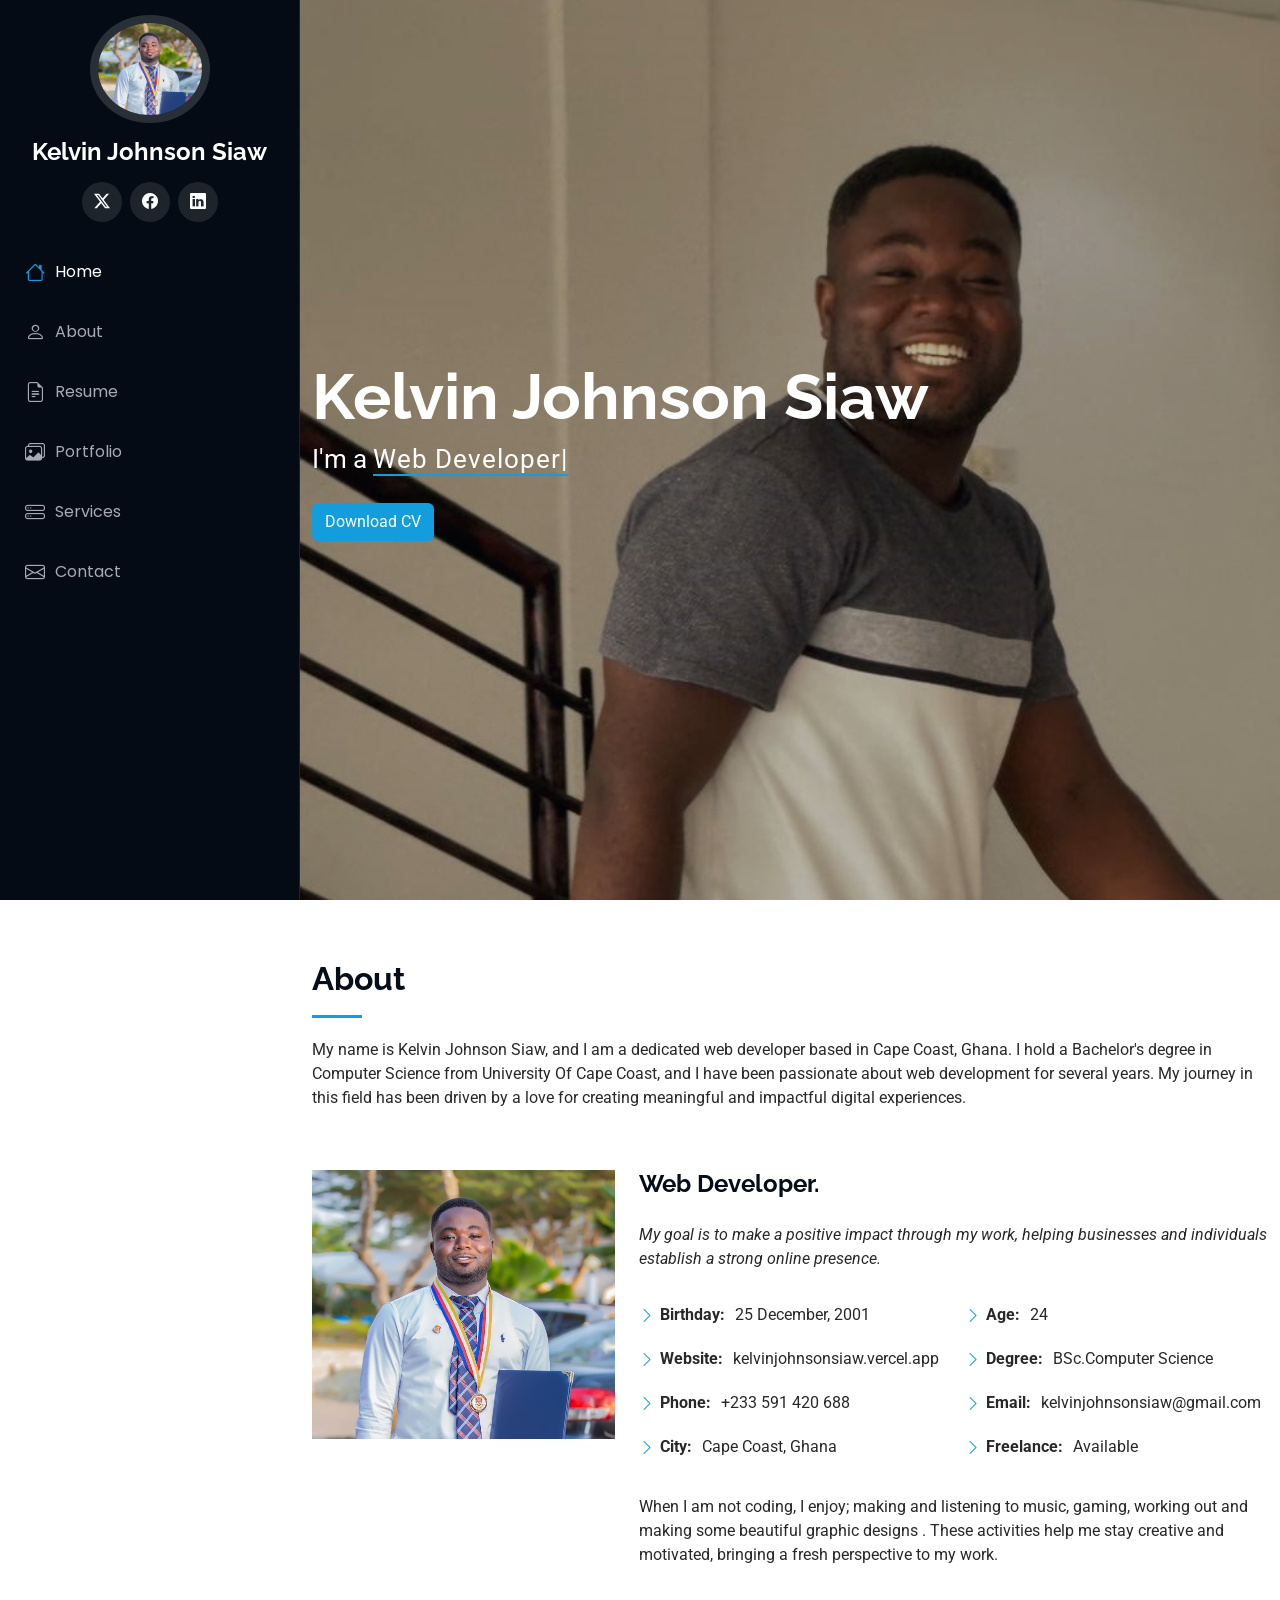
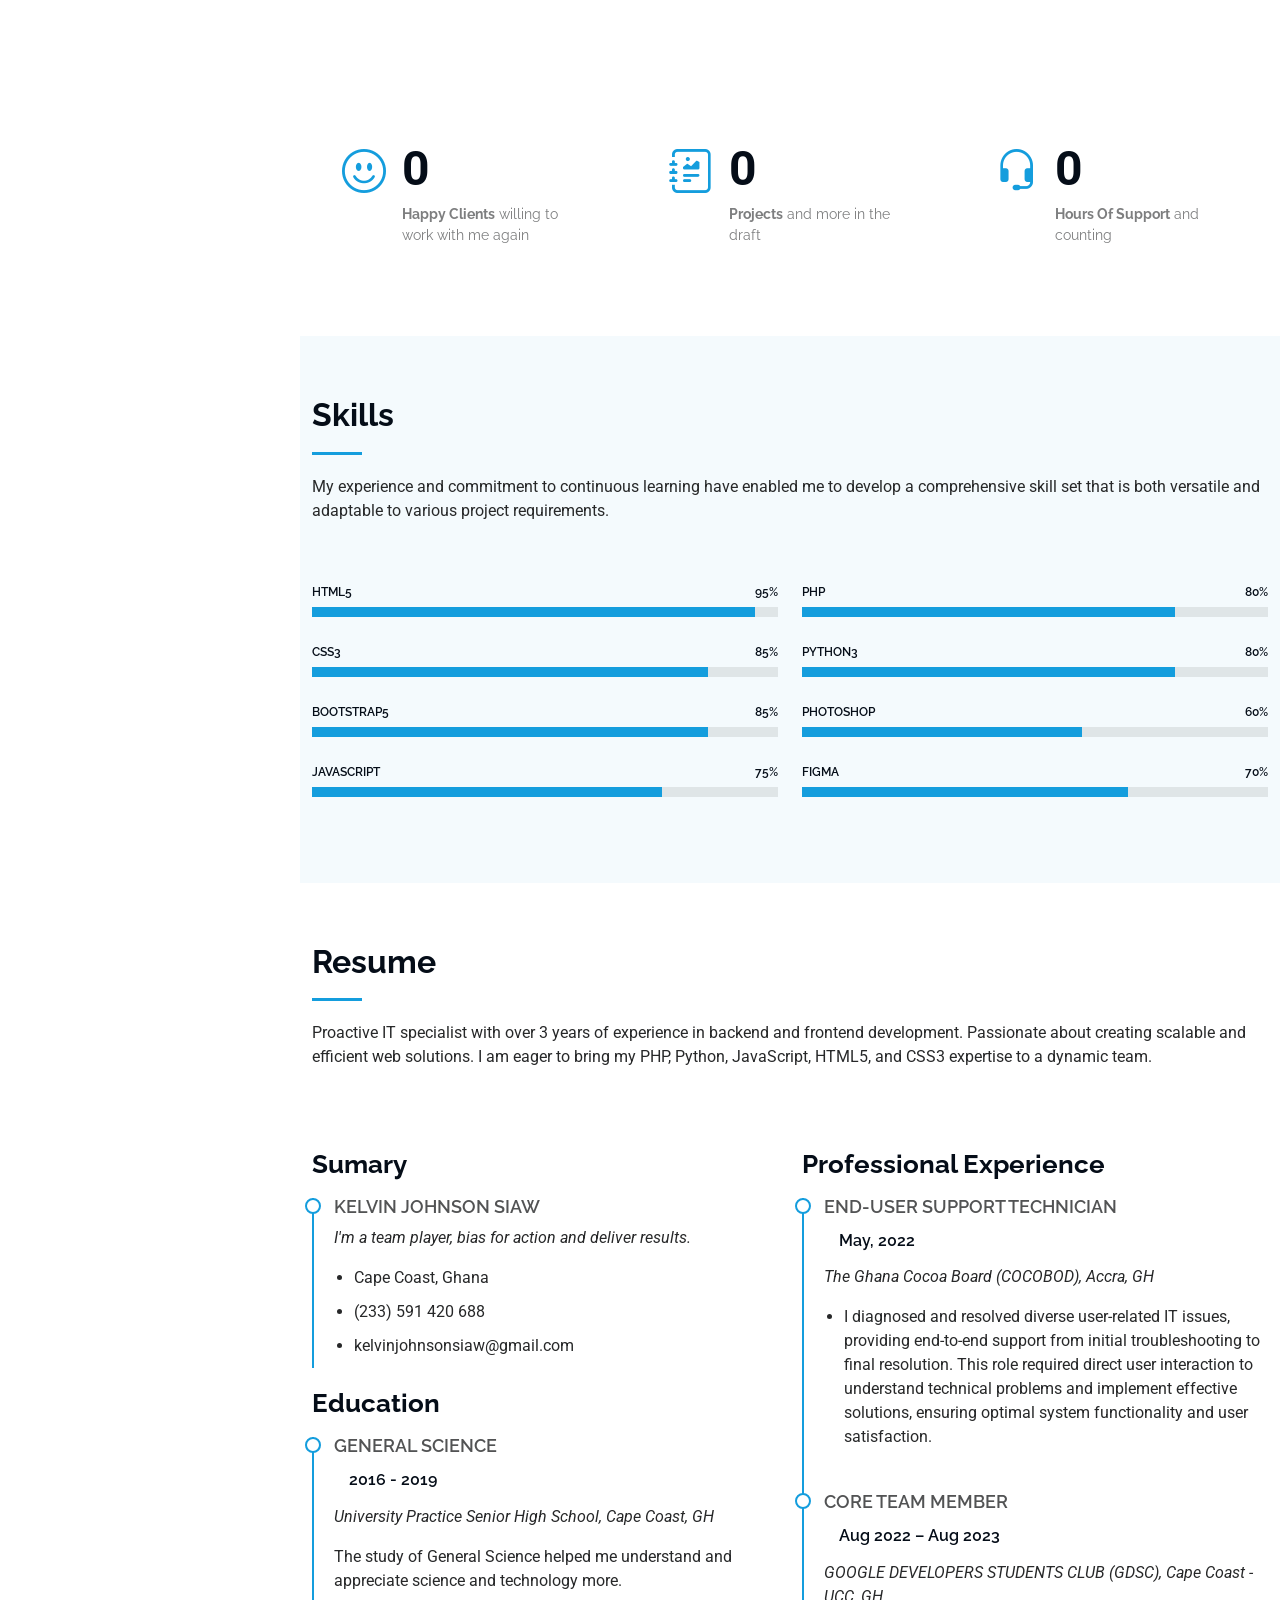
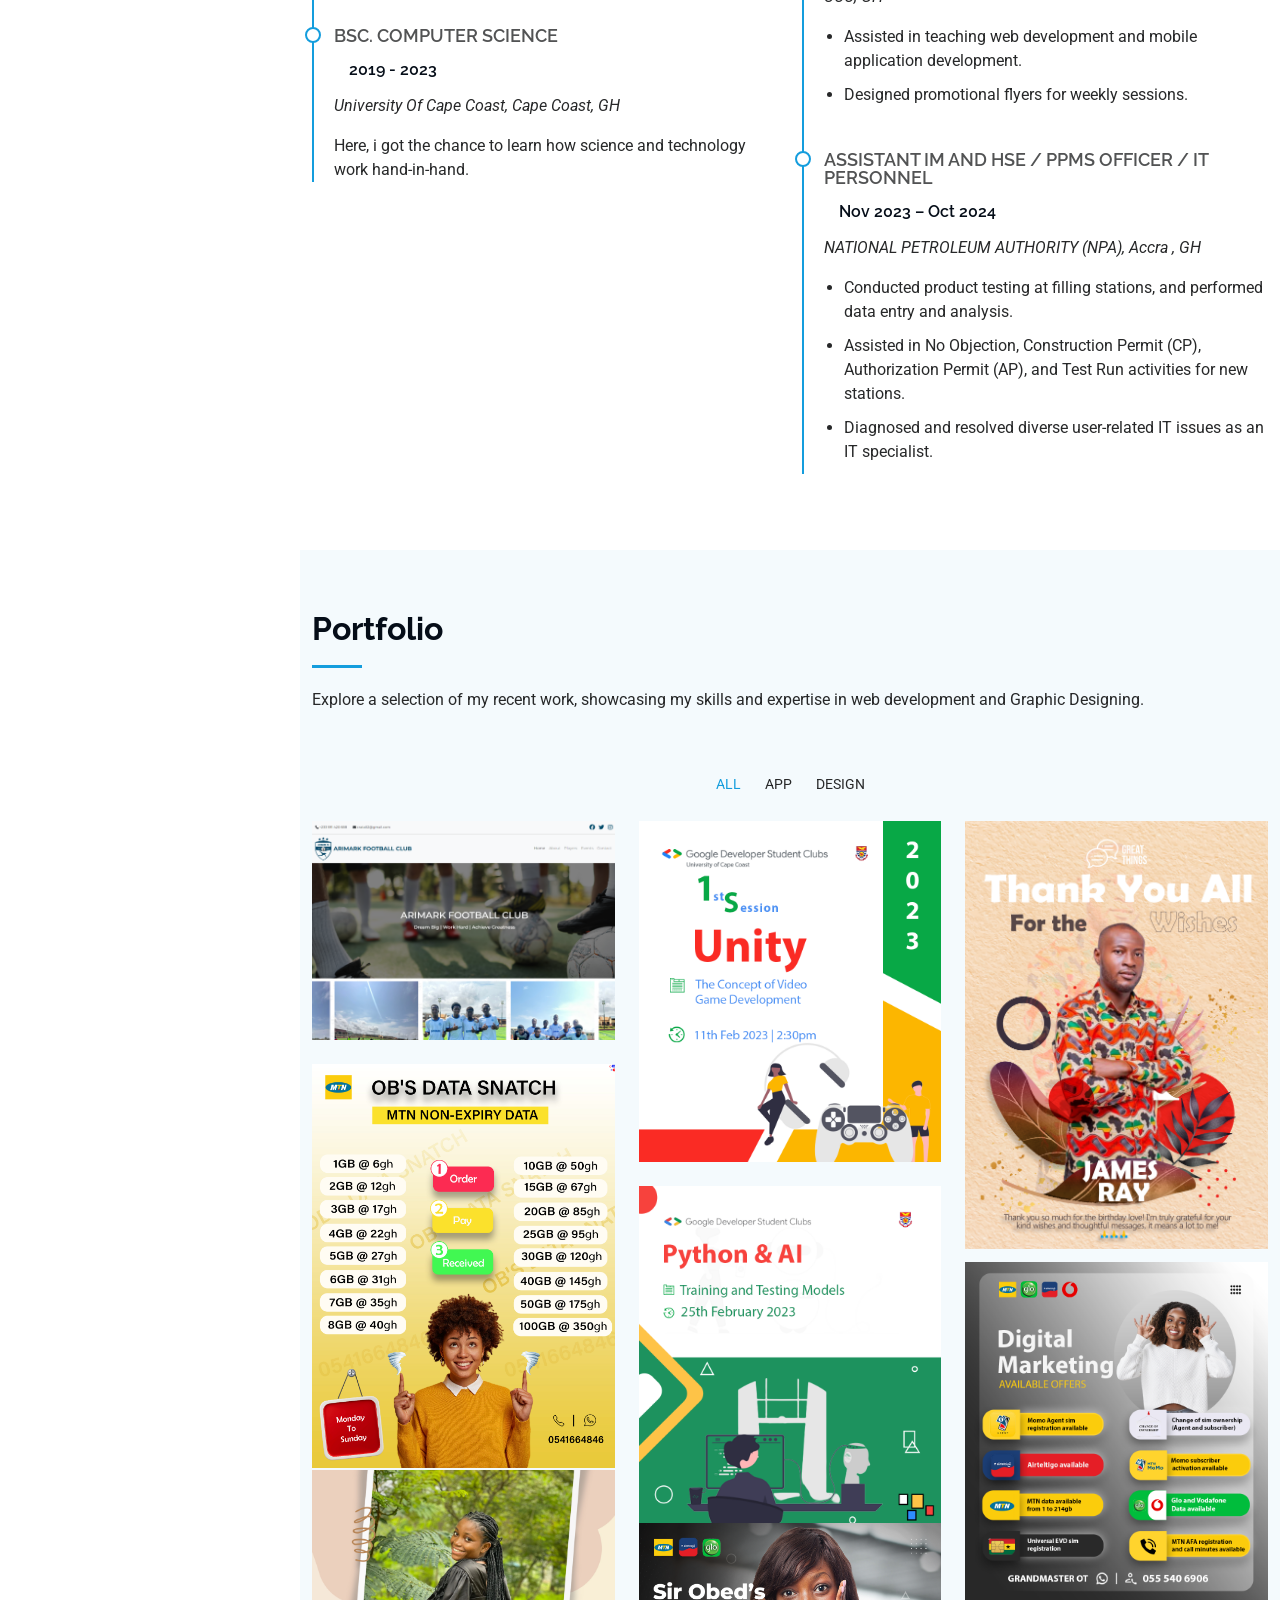
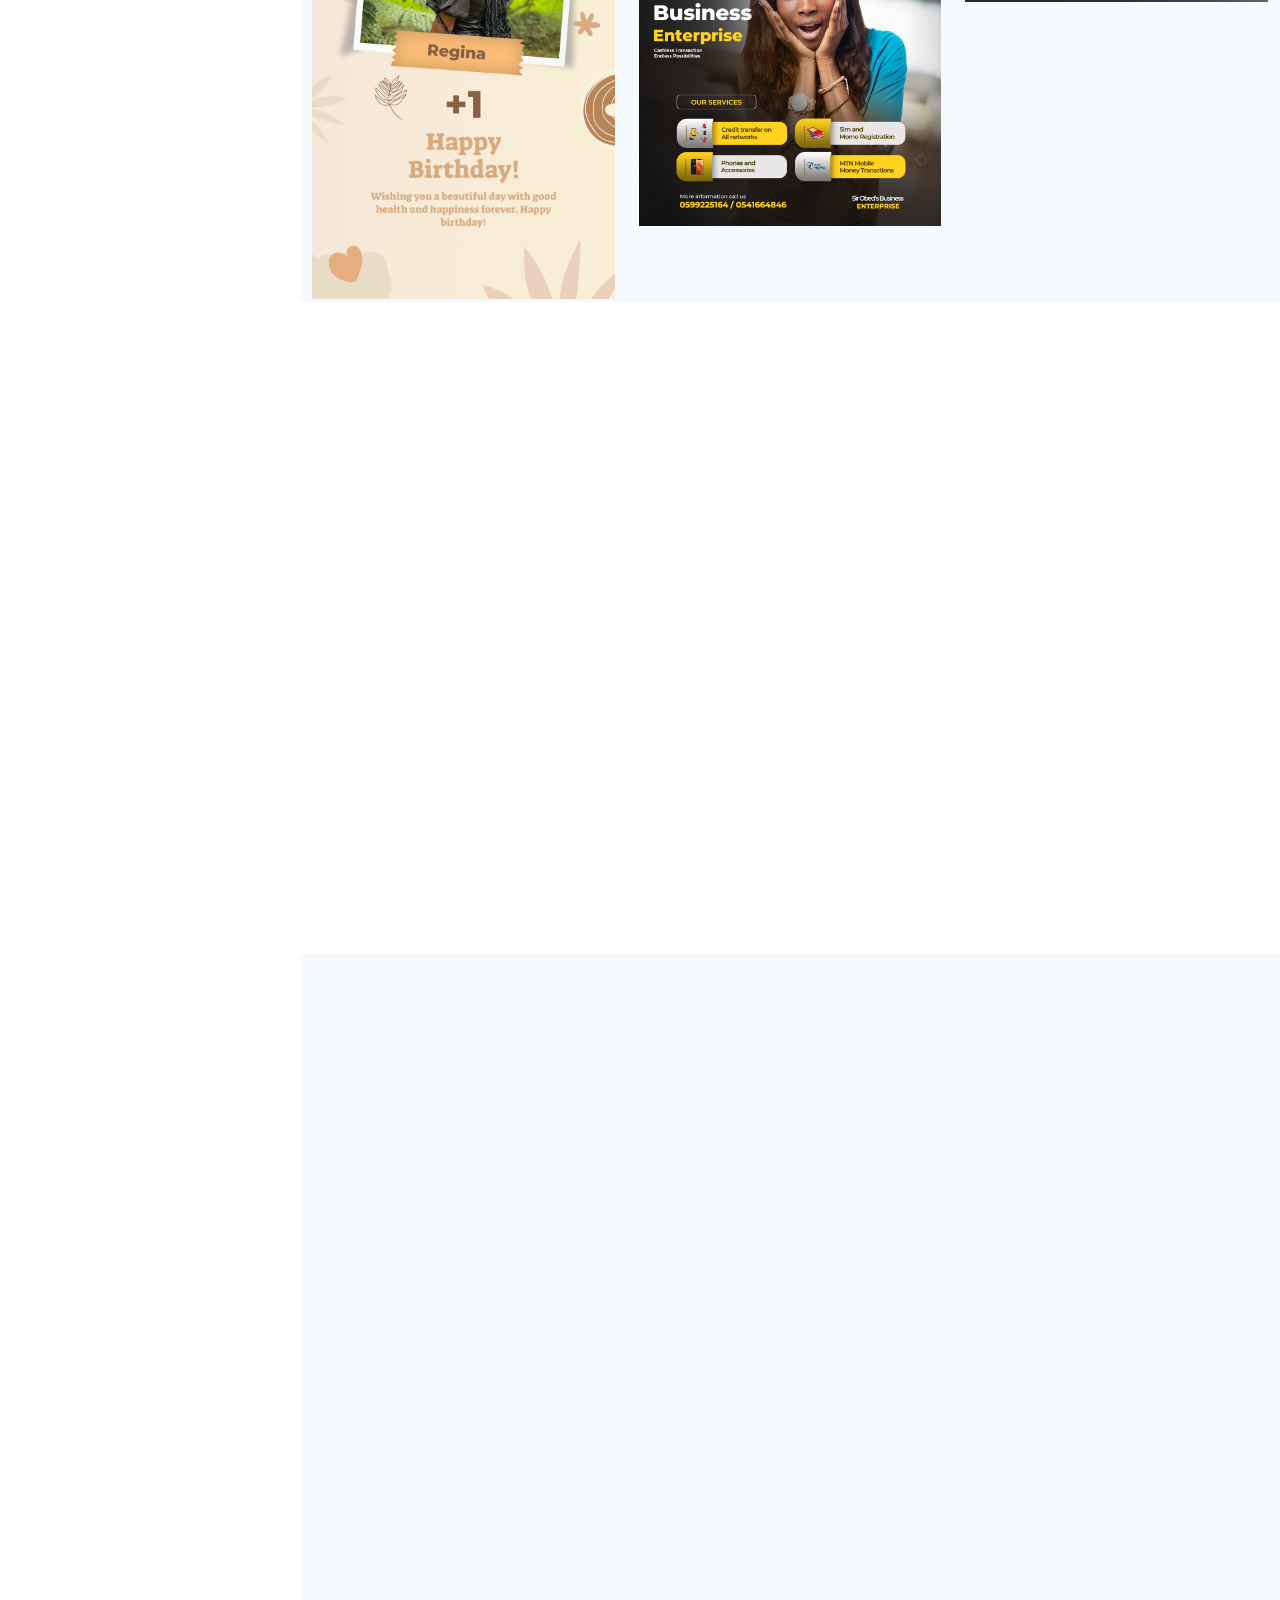
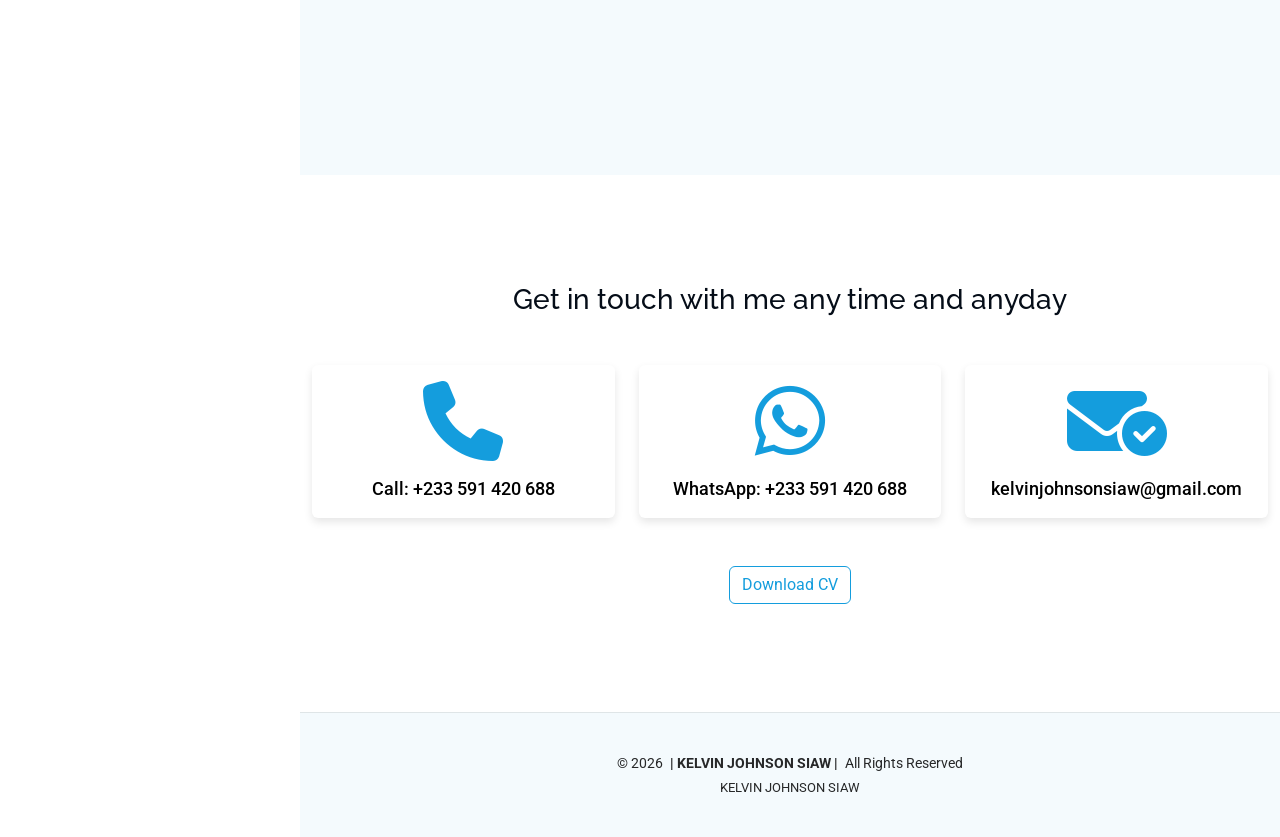
<file: index.html>
<!DOCTYPE html>
<html lang="en">

<head>
  <meta charset="utf-8">
  <meta content="width=device-width, initial-scale=1.0" name="viewport">
  <title>KELVIN JOHNSON SIAW | RESUME</title>
  <meta content="" name="description">
  <meta content="" name="keywords">

  <!-- Favicons -->
  <link href="assets/img/logo.png" rel="icon">
  <!-- <link href="assets/img/apple-touch-icon.png" rel="apple-touch-icon"> -->

  <!-- Fonts -->
  <link href="https://fonts.googleapis.com" rel="preconnect">
  <link href="https://fonts.gstatic.com" rel="preconnect" crossorigin>
  <link href="https://fonts.googleapis.com/css2?family=Roboto:ital,wght@0,100;0,300;0,400;0,500;0,700;0,900;1,100;1,300;1,400;1,500;1,700;1,900&family=Poppins:ital,wght@0,100;0,200;0,300;0,400;0,500;0,600;0,700;0,800;0,900;1,100;1,200;1,300;1,400;1,500;1,600;1,700;1,800;1,900&family=Raleway:ital,wght@0,100;0,200;0,300;0,400;0,500;0,600;0,700;0,800;0,900;1,100;1,200;1,300;1,400;1,500;1,600;1,700;1,800;1,900&display=swap" rel="stylesheet">
  <link rel="stylesheet" href="https://cdnjs.cloudflare.com/ajax/libs/font-awesome/6.5.2/css/all.min.css">

  <!-- Vendor CSS Files -->
  <link href="assets/vendor/bootstrap/css/bootstrap.min.css" rel="stylesheet">
  <link href="assets/vendor/bootstrap-icons/bootstrap-icons.css" rel="stylesheet">
  <link href="assets/vendor/aos/aos.css" rel="stylesheet">
  <link href="assets/vendor/glightbox/css/glightbox.min.css" rel="stylesheet">
  <link href="assets/vendor/swiper/swiper-bundle.min.css" rel="stylesheet">

  <!-- Main CSS File -->
  <link href="assets/css/main.css" rel="stylesheet">

</head>

<body class="index-page">

  <header id="header" class="header dark-background d-flex flex-column">
    <i class="header-toggle d-xl-none bi bi-list"></i>

    <div class="profile-img">
      <img src="assets/img/me.jpg" alt="" class="img-fluid rounded-circle">
    </div>

    <a href="index.html" class="logo d-flex align-items-center justify-content-center">
      <!-- Uncomment the line below if you also wish to use an image logo -->
      <!-- <img src="assets/img/logo.png" alt=""> -->
      <h1 class="sitename">Kelvin Johnson Siaw</h1>
    </a>

    <div class="social-links text-center">
      <a href="https://x.com/crata02" class="twitter"><i class="bi bi-twitter-x"></i></a>
      <a href="https://web.facebook.com/kelvin.siaw.98" class="facebook"><i class="bi bi-facebook"></i></a>
      <!-- <a href="#" class="instagram"><i class="bi bi-instagram"></i></a> -->
      <a href="https://www.linkedin.com/in/kelvin-j-siaw-a6835620b/" class="linkedin"><i class="bi bi-linkedin"></i></a>
    </div>

    <nav id="navmenu" class="navmenu">
      <ul>
        <li><a href="#hero" class="active"><i class="bi bi-house navicon"></i>Home</a></li>
        <li><a href="#about"><i class="bi bi-person navicon"></i> About</a></li>
        <li><a href="#resume"><i class="bi bi-file-earmark-text navicon"></i> Resume</a></li>
        <li><a href="#portfolio"><i class="bi bi-images navicon"></i> Portfolio</a></li>
        <li><a href="#services"><i class="bi bi-hdd-stack navicon"></i> Services</a></li>
        <!-- <li class="dropdown"><a href="#"><i class="bi bi-menu-button navicon"></i> <span>Dropdown</span> <i class="bi bi-chevron-down toggle-dropdown"></i></a>
          <ul>
            <li><a href="#">Dropdown 1</a></li>
            <li class="dropdown"><a href="#"><span>Deep Dropdown</span> <i class="bi bi-chevron-down toggle-dropdown"></i></a>
              <ul>
                <li><a href="#">Deep Dropdown 1</a></li>
                <li><a href="#">Deep Dropdown 2</a></li>
                <li><a href="#">Deep Dropdown 3</a></li>
                <li><a href="#">Deep Dropdown 4</a></li>
                <li><a href="#">Deep Dropdown 5</a></li>
              </ul>
            </li>
            <li><a href="#">Dropdown 2</a></li>
            <li><a href="#">Dropdown 3</a></li>
            <li><a href="#">Dropdown 4</a></li>
          </ul>
        </li> -->
        <li><a href="#contact"><i class="bi bi-envelope navicon"></i> Contact</a></li>
      </ul>
    </nav>

  </header>

  <main class="main">

    <!-- Hero Section -->
    <section id="hero" class="hero section dark-background">

      <img src="assets/img/smile.jpg" alt="" data-aos="fade-in" class="">

      <div class="container" data-aos="fade-up" data-aos-delay="100">
        <h2>Kelvin Johnson Siaw</h2>
        <p>I'm a <span class="typed" data-typed-items="Web Developer, Freelancer, Graphic Designer">Designer</span><span class="typed-cursor typed-cursor--blink" aria-hidden="true"></span><span class="typed-cursor typed-cursor--blink" aria-hidden="true"></span></p>
        <div class="mt-4">
          <a href="assets/Kelvin_Johnson_Siaw_CV.pdf" class="btn download_CV" download="Kelvin_Johnson_Siaw_CV.pdf">Download CV</a>
      </div>
      </div>

    </section><!-- /Hero Section -->

    <!-- About Section -->
    <section id="about" class="about section">

      <!-- Section Title -->
      <div class="container section-title" data-aos="fade-up">
        <h2>About</h2>
        <p>My name is Kelvin Johnson Siaw, and I am a dedicated web developer based in Cape Coast, Ghana. I hold a Bachelor's degree in Computer Science from University Of Cape Coast, and I have been passionate about web development for several years. My journey in this field has been driven by a love for creating meaningful and impactful digital experiences.</p>
      </div><!-- End Section Title -->

      <div class="container" data-aos="fade-up" data-aos-delay="100">

        <div class="row gy-4 justify-content-center">
          <div class="col-lg-4">
            <img src="assets/img/me.jpg" class="img-fluid" alt="">
          </div>
          <div class="col-lg-8 content">
            <!-- <h2>Web Developer.&amp; UI/UX Designer</h2> -->
            <h2>Web Developer.</h2>
            <p class="fst-italic py-3">
              My goal is to make a positive impact through my work, helping businesses and individuals establish a strong online presence.
            </p>
            <div class="row">
              <div class="col-lg-6">
                <ul>
                  <li><i class="bi bi-chevron-right"></i> <strong>Birthday:</strong> <span>25 December, 2001</span></li>
                  <li><i class="bi bi-chevron-right"></i> <strong>Website:</strong> <span>kelvinjohnsonsiaw.vercel.app</span></li>
                  <li><i class="bi bi-chevron-right"></i> <strong>Phone:</strong> <span>+233 591 420 688</span></li>
                  <li><i class="bi bi-chevron-right"></i> <strong>City:</strong> <span>Cape Coast, Ghana</span></li>
                </ul>
              </div>
              <div class="col-lg-6">
                <ul>
                  <li><i class="bi bi-chevron-right"></i> <strong>Age:</strong> <span>24</span></li>
                  <li><i class="bi bi-chevron-right"></i> <strong>Degree:</strong> <span>BSc.Computer Science</span></li>
                  <li><i class="bi bi-chevron-right"></i> <strong>Email:</strong> <span>kelvinjohnsonsiaw@gmail.com</span></li>
                  <li><i class="bi bi-chevron-right"></i> <strong>Freelance:</strong> <span>Available</span></li>
                </ul>
              </div>
            </div>
            <p class="py-3">
              When I am not coding, I enjoy; making and listening to music, gaming, working out and making some beautiful graphic designs . These activities help me stay creative and motivated, bringing a fresh perspective to my work.
            </p>
          </div>
        </div>

      </div>

    </section><!-- /About Section -->

    <!-- Stats Section -->
    <section id="stats" class="stats section">

      <div class="container" data-aos="fade-up" data-aos-delay="100">

        <div class="row gy-4">

          <div class="col-lg-4 col-md-6">
            <div class="stats-item">
              <i class="bi bi-emoji-smile"></i>
              <span data-purecounter-start="0" data-purecounter-end="3" data-purecounter-duration="1" class="purecounter"></span>
              <p><strong>Happy Clients</strong> <span>willing to work with me again</span></p>
            </div>
          </div><!-- End Stats Item -->

          <div class="col-lg-4 col-md-6">
            <div class="stats-item">
              <i class="bi bi-journal-richtext"></i>
              <span data-purecounter-start="0" data-purecounter-end="2" data-purecounter-duration="1" class="purecounter"></span>
              <p><strong>Projects</strong> <span>and more in the draft</span></p>
            </div>
          </div><!-- End Stats Item -->

          <div class="col-lg-4 col-md-6">
            <div class="stats-item">
              <i class="bi bi-headset"></i>
              <span data-purecounter-start="0" data-purecounter-end="200" data-purecounter-duration="1" class="purecounter"></span>
              <p><strong>Hours Of Support</strong> <span>and counting</span></p>
            </div>
          </div><!-- End Stats Item -->

         
        </div>

      </div>

    </section><!-- /Stats Section -->

    <!-- Skills Section -->
    <section id="skills" class="skills section light-background">

      <!-- Section Title -->
      <div class="container section-title" data-aos="fade-up">
        <h2>Skills</h2>
        <p>My experience and commitment to continuous learning have enabled me to develop a comprehensive skill set that is both versatile and adaptable to various project requirements.</p>
      </div><!-- End Section Title -->

      <div class="container" data-aos="fade-up" data-aos-delay="100">

        <div class="row skills-content skills-animation">

          <div class="col-lg-6">

            <div class="progress">
              <span class="skill"><span>HTML5</span> <i class="val">95%</i></span>
              <div class="progress-bar-wrap">
                <div class="progress-bar" role="progressbar" aria-valuenow="95" aria-valuemin="0" aria-valuemax="100"></div>
              </div>
            </div><!-- End Skills Item -->

            <div class="progress">
              <span class="skill"><span>CSS3</span> <i class="val">85%</i></span>
              <div class="progress-bar-wrap">
                <div class="progress-bar" role="progressbar" aria-valuenow="85" aria-valuemin="0" aria-valuemax="100"></div>
              </div>
            </div><!-- End Skills Item -->

            <div class="progress">
              <span class="skill"><span>BOOTSTRAP5</span> <i class="val">85%</i></span>
              <div class="progress-bar-wrap">
                <div class="progress-bar" role="progressbar" aria-valuenow="85" aria-valuemin="0" aria-valuemax="100"></div>
              </div>
            </div><!-- End Skills Item -->

            <div class="progress">
              <span class="skill"><span>JavaScript</span> <i class="val">75%</i></span>
              <div class="progress-bar-wrap">
                <div class="progress-bar" role="progressbar" aria-valuenow="75" aria-valuemin="0" aria-valuemax="100"></div>
              </div>
            </div><!-- End Skills Item -->

          </div>

          <div class="col-lg-6">

            <div class="progress">
              <span class="skill"><span>PHP</span> <i class="val">80%</i></span>
              <div class="progress-bar-wrap">
                <div class="progress-bar" role="progressbar" aria-valuenow="80" aria-valuemin="0" aria-valuemax="100"></div>
              </div>
            </div><!-- End Skills Item -->

            <div class="progress">
              <span class="skill"><span>Python3</span> <i class="val">80%</i></span>
              <div class="progress-bar-wrap">
                <div class="progress-bar" role="progressbar" aria-valuenow="80" aria-valuemin="0" aria-valuemax="100"></div>
              </div>
            </div><!-- End Skills Item -->

            <div class="progress">
              <span class="skill"><span>Photoshop</span> <i class="val">60%</i></span>
              <div class="progress-bar-wrap">
                <div class="progress-bar" role="progressbar" aria-valuenow="60" aria-valuemin="0" aria-valuemax="100"></div>
              </div>
            </div><!-- End Skills Item -->
            <div class="progress">
              <span class="skill"><span>Figma</span> <i class="val">70%</i></span>
              <div class="progress-bar-wrap">
                <div class="progress-bar" role="progressbar" aria-valuenow="70" aria-valuemin="0" aria-valuemax="100"></div>
              </div>
            </div><!-- End Skills Item -->

          </div>

        </div>

      </div>

    </section><!-- /Skills Section -->

    <!-- Resume Section -->
    <section id="resume" class="resume section">

      <!-- Section Title -->
      <div class="container section-title" data-aos="fade-up">
        <h2>Resume</h2>
        <p>Proactive IT specialist with over 3 years of experience in backend and frontend
          development. Passionate about creating scalable and efficient web solutions. 
          I am eager to bring my PHP, Python, JavaScript, HTML5, and CSS3 expertise to a 
          dynamic team.
          </p>
      </div><!-- End Section Title -->

      <div class="container">

        <div class="row">

          <div class="col-lg-6" data-aos="fade-up" data-aos-delay="100">
            <h3 class="resume-title">Sumary</h3>

            <div class="resume-item pb-0">
              <h4>KELVIN JOHNSON SIAW</h4>
              <p><em>I'm a team player, bias for action and deliver results.</em></p>
              <ul>
                <li>Cape Coast, Ghana</li>
                <li>(233) 591 420 688 </li>
                <li>kelvinjohnsonsiaw@gmail.com</li>
              </ul>
            </div><!-- Edn Resume Item -->

            <h3 class="resume-title">Education</h3>
            <div class="resume-item">
              <h4>General Science </h4>
              <h5>2016 - 2019</h5>
              <p><em>University Practice Senior High School, Cape Coast, GH</em></p>
              <p>The study of General Science helped me understand and appreciate science and technology more.</p>
            </div><!-- Edn Resume Item -->

            <div class="resume-item">
              <h4>BSc. Computer Science</h4>
              <h5>2019 - 2023</h5>
              <p><em>University Of Cape Coast, Cape Coast, GH</em></p>
              <p>Here, i got the chance to learn how science and technology work hand-in-hand.</p>
            </div><!-- Edn Resume Item -->

          </div>

          <div class="col-lg-6" data-aos="fade-up" data-aos-delay="200">
            <h3 class="resume-title">Professional Experience</h3>
            <div class="resume-item">
              <h4>End-User Support Technician</h4>
              <h5>May, 2022</h5>
              <p><em>The Ghana Cocoa Board (COCOBOD), Accra, GH </em></p>
              <ul>
                <li>I diagnosed and resolved diverse user-related IT issues, providing end-to-end 
                  support from initial troubleshooting to final resolution. This role required direct 
                  user interaction to understand technical problems and implement effective 
                  solutions, ensuring optimal system functionality and user satisfaction.</li>
              </ul>
            </div><!-- Edn Resume Item -->

            <div class="resume-item">
              <h4>Core Team Member</h4>
              <h5>Aug 2022 – Aug 2023</h5>
              <p><em>GOOGLE DEVELOPERS STUDENTS CLUB (GDSC), Cape Coast - UCC, GH</em></p>
              <ul>
                <li>Assisted in teaching web development and mobile application development.</li>
                <li>Designed promotional flyers for weekly sessions.</li> 
              </ul>
            </div><!-- Edn Resume Item -->

            <div class="resume-item">
              <h4>Assistant IM and HSE / PPMS Officer / IT personnel</h4>
              <h5>Nov 2023 – Oct 2024</h5>
              <p><em>NATIONAL PETROLEUM AUTHORITY (NPA), Accra , GH</em></p>
              <ul>
                <li>Conducted product testing at filling stations, and performed data entry and 
                  analysis.
                  </li>
                <li>Assisted in No Objection, Construction Permit (CP), Authorization Permit (AP), 
                  and Test Run activities for new stations.</li> 
                <li>Diagnosed and resolved diverse user-related IT issues as an IT specialist.</li> 
              </ul>
            </div><!-- Edn Resume Item -->

          </div>

        </div>

      </div>

    </section><!-- /Resume Section -->

    <!-- Portfolio Section -->
    <section id="portfolio" class="portfolio section light-background">

      <!-- Section Title -->
      <div class="container section-title" data-aos="fade-up">
        <h2>Portfolio</h2>
        <p>Explore a selection of my recent work, showcasing my skills and expertise in web development and Graphic Designing.</p>
      </div><!-- End Section Title -->

      <div class="container">

        <div class="isotope-layout" data-default-filter="*" data-layout="masonry" data-sort="original-order">

          <ul class="portfolio-filters isotope-filters" data-aos="fade-up" data-aos-delay="100">
            <li data-filter="*" class="filter-active">All</li>
            <li data-filter=".filter-app">App</li>
            <li data-filter=".filter-design">Design</li>
            <!-- <li data-filter=".filter-product">Product</li>
            <li data-filter=".filter-branding">Branding</li>
            <li data-filter=".filter-books">Books</li> -->
          </ul><!-- End Portfolio Filters -->

          <div class="row gy-4 isotope-container" data-aos="fade-up" data-aos-delay="200">

            <div class="col-lg-4 col-md-6 portfolio-item isotope-item filter-app">
              <div class="portfolio-content h-100">
                <img src="assets/img/portfolio/arimark.PNG" class="img-fluid" alt="">
                <div class="portfolio-info">
                  <h4>Arimark Football Club</h4>
                  <p>A football Academy website</p>
                  <a href="assets/img/portfolio/home.PNG" title="home" data-gallery="portfolio-gallery-app" class="glightbox preview-link"><i class="bi bi-zoom-in"></i></a>
                  <a href="portfolio-details.html" title="More Details" class="details-link"><i class="bi bi-link-45deg"></i></a>
                </div>
              </div>
            </div><!-- End Portfolio Item -->
          <div class="row gy-4 isotope-container" data-aos="fade-up" data-aos-delay="200">

            <div class="col-lg-4 col-md-6 portfolio-item isotope-item filter-design">
              <div class="portfolio-content h-100">
                <img src="assets/img/portfolio/1stsession.png" class="img-fluid" alt="">
                <div class="portfolio-info">
                  <h4>GDSC 1st sessions</h4>
                  <p>A flyer for the 1st session of the semester</p>
                  <!-- <a href="assets/img/portfolio/app-1.jpg" title="Design 1" data-gallery="portfolio-gallery-app" class="glightbox preview-link"><i class="bi bi-zoom-in"></i></a>
                  <a href="portfolio-details.html" title="More Details" class="details-link"><i class="bi bi-link-45deg"></i></a> -->
                </div>
              </div>
            </div><!-- End Portfolio Item -->
          <div class="row gy-4 isotope-container" data-aos="fade-up" data-aos-delay="200">

            <div class="col-lg-4 col-md-6 portfolio-item isotope-item filter-design">
              <div class="portfolio-content h-100">
                <img src="assets/img/portfolio/ThankYou-JamesRay.jpg" class="img-fluid" alt="">
                <div class="portfolio-info">
                  <h4>A thank you Flyer</h4>
                  <p>Well designed thank-you fyler for a client</p>
                  <!-- <a href="assets/img/portfolio/app-1.jpg" title="Design 1" data-gallery="portfolio-gallery-app" class="glightbox preview-link"><i class="bi bi-zoom-in"></i></a>
                  <a href="portfolio-details.html" title="More Details" class="details-link"><i class="bi bi-link-45deg"></i></a> -->
                </div>
              </div>
            </div><!-- End Portfolio Item -->
          <div class="row gy-4 isotope-container" data-aos="fade-up" data-aos-delay="200">

            <div class="col-lg-4 col-md-6 portfolio-item isotope-item filter-design">
              <div class="portfolio-content h-100">
                <img src="assets/img/portfolio/ob snatch.jpg" class="img-fluid" alt="">
                <div class="portfolio-info">
                  <h4>OB Snatch</h4>
                  <p>A flyer to advertise his vendor business</p>
                  <!-- <a href="assets/img/portfolio/app-1.jpg" title="Design 1" data-gallery="portfolio-gallery-app" class="glightbox preview-link"><i class="bi bi-zoom-in"></i></a>
                  <a href="portfolio-details.html" title="More Details" class="details-link"><i class="bi bi-link-45deg"></i></a> -->
                </div>
              </div>
            </div><!-- End Portfolio Item -->
          <div class="row gy-4 isotope-container" data-aos="fade-up" data-aos-delay="200">

            <div class="col-lg-4 col-md-6 portfolio-item isotope-item filter-design">
              <div class="portfolio-content h-100">
                <img src="assets/img/portfolio/python&Ai.png" class="img-fluid" alt="">
                <div class="portfolio-info">
                  <h4>GDSC sessions</h4>
                  <p>Python and AI session</p>
                  <!-- <a href="assets/img/portfolio/app-1.jpg" title="Design 1" data-gallery="portfolio-gallery-app" class="glightbox preview-link"><i class="bi bi-zoom-in"></i></a>
                  <a href="portfolio-details.html" title="More Details" class="details-link"><i class="bi bi-link-45deg"></i></a> -->
                </div>
              </div>
            </div><!-- End Portfolio Item -->
          <div class="row gy-4 isotope-container" data-aos="fade-up" data-aos-delay="200">

            <div class="col-lg-4 col-md-6 portfolio-item isotope-item filter-design">
              <div class="portfolio-content h-100">
                <img src="assets/img/portfolio/GRANDMASTEROT-FINAL.png" class="img-fluid" alt="">
                <div class="portfolio-info">
                  <h4>Grand Master OT</h4>
                  <p>Well designed flyer to advertise his business</p>
                  <!-- <a href="assets/img/portfolio/app-1.jpg" title="Design 1" data-gallery="portfolio-gallery-app" class="glightbox preview-link"><i class="bi bi-zoom-in"></i></a>
                  <a href="portfolio-details.html" title="More Details" class="details-link"><i class="bi bi-link-45deg"></i></a> -->
                </div>
              </div>
            </div><!-- End Portfolio Item -->
          <div class="row gy-4 isotope-container" data-aos="fade-up" data-aos-delay="200">

            <div class="col-lg-4 col-md-6 portfolio-item isotope-item filter-design">
              <div class="portfolio-content h-100">
                <img src="assets/img/portfolio/ReginaHBD.jpg" class="img-fluid" alt="">
                <div class="portfolio-info">
                  <h4>Regina Nartey Birthday Flyer</h4>
                  <p>Well designed flyer to celebrate Regina's Birthday</p>
                  <!-- <a href="assets/img/portfolio/app-1.jpg" title="Design 1" data-gallery="portfolio-gallery-app" class="glightbox preview-link"><i class="bi bi-zoom-in"></i></a>
                  <a href="portfolio-details.html" title="More Details" class="details-link"><i class="bi bi-link-45deg"></i></a> -->
                </div>
              </div>
            </div><!-- End Portfolio Item -->
          <div class="row gy-4 isotope-container" data-aos="fade-up" data-aos-delay="200">

            <div class="col-lg-4 col-md-6 portfolio-item isotope-item filter-design">
              <div class="portfolio-content h-100">
                <img src="assets/img/portfolio/SIR_OBEDS.png" class="img-fluid" alt="">
                <div class="portfolio-info">
                  <h4>SIR OBED'S BUSINESS FLYER</h4>
                  <p>Well designed flyer to advertise his business</p>
                  <!-- <a href="assets/img/portfolio/app-1.jpg" title="Design 1" data-gallery="portfolio-gallery-app" class="glightbox preview-link"><i class="bi bi-zoom-in"></i></a>
                  <a href="portfolio-details.html" title="More Details" class="details-link"><i class="bi bi-link-45deg"></i></a> -->
                </div>
              </div>
            </div><!-- End Portfolio Item -->

            

          </div><!-- End Portfolio Container -->

        </div>

      </div>

    </section><!-- /Portfolio Section -->

    <!-- Services Section -->
    <section id="services" class="services section">

      <!-- Section Title -->
      <div class="container section-title" data-aos="fade-up">
        <h2>Services</h2>
        <p>As a web developer with a diverse skill set, I can offer a range of services to meet the needs of various clients. Here are some services I could provide:</p>
      </div><!-- End Section Title -->

      <div class="container">

        <div class="row gy-4">

          <div class="col-lg-4 col-md-6 service-item d-flex" data-aos="fade-up" data-aos-delay="100">
            <div class="icon flex-shrink-0"><i class="bi bi-briefcase"></i></div>
            <div>
              <!-- <h4 class="title"><a href="#" class="stretched-link">Website Development</a></h4> -->
              <h4 class="title">Website Development</h4>
              <p class="description">I create responsive and user-friendly websites tailored to client requirements.</p>
            </div>
          </div>
          <!-- End Service Item -->

          <div class="col-lg-4 col-md-6 service-item d-flex" data-aos="fade-up" data-aos-delay="200">
            <div class="icon flex-shrink-0"><i class="bi bi-card-checklist"></i></div>
            <div>
              <h4 class="title">E-commerce Solutions</h4>
              <p class="description">I develop robust e-commerce platforms with features like product listings, shopping carts, payment gateways, and order management.</p>
            </div>
          </div><!-- End Service Item -->

          <div class="col-lg-4 col-md-6 service-item d-flex" data-aos="fade-up" data-aos-delay="300">
            <div class="icon flex-shrink-0"><i class="bi bi-bar-chart"></i></div>
            <div>
              <h4 class="title">Custom Web Applications</h4>
              <p class="description">I build custom web applications for specific business needs, such as customer portals, booking systems, and inventory management.</p>
            </div>
          </div><!-- End Service Item -->

          <div class="col-lg-4 col-md-6 service-item d-flex" data-aos="fade-up" data-aos-delay="400">
            <div class="icon flex-shrink-0"><i class="bi bi-binoculars"></i></div>
            <div>
              <h4 class="title">UI/UX Design</h4>
              <p class="description">I provide design services to create visually appealing and user-friendly interfaces, focusing on enhancing the user experience.</p>
            </div>
          </div><!-- End Service Item -->

          <div class="col-lg-4 col-md-6 service-item d-flex" data-aos="fade-up" data-aos-delay="500">
            <div class="icon flex-shrink-0"><i class="bi bi-brightness-high"></i></div>
            <div>
              <h4 class="title">Consultation and Strategy</h4>
              <p class="description">I offer consulting services to help clients plan and strategize their online presence, including website architecture, content strategy, and digital marketing.</p>
            </div>
          </div><!-- End Service Item -->

          <div class="col-lg-4 col-md-6 service-item d-flex" data-aos="fade-up" data-aos-delay="600">
            <div class="icon flex-shrink-0"><i class="bi bi-calendar4-week"></i></div>
            <div>
              <h4 class="title">Web Hosting and Domain Management</h4>
              <p class="description">I assist clients with selecting, setting up, and managing web hosting services and domain names.</p>
            </div>
          </div><!-- End Service Item -->

        </div>

      </div>

    </section><!-- /Services Section -->

    <!-- Testimonials Section -->
    <section id="testimonials" class="testimonials section light-background">

      <!-- Section Title -->
      <div class="container section-title" data-aos="fade-up">
        <h2>Testimonials</h2>
        <p>Few words from my client(s)</p>
      </div><!-- End Section Title -->

      <div class="container" data-aos="fade-up" data-aos-delay="100">

        <div class="swiper init-swiper">
          <script type="application/json" class="swiper-config">
            {
              "loop": true,
              "speed": 600,
              "autoplay": {
                "delay": 5000
              },
              "slidesPerView": "auto",
              "pagination": {
                "el": ".swiper-pagination",
                "type": "bullets",
                "clickable": true
              },
              "breakpoints": {
                "320": {
                  "slidesPerView": 1,
                  "spaceBetween": 40
                },
                "1200": {
                  "slidesPerView": 3,
                  "spaceBetween": 1
                }
              }
            }
          </script>
          <div class="swiper-wrapper">

            <div class="swiper-slide">
              <div class="testimonial-item">
                <p>
                  <i class="bi bi-quote quote-icon-left"></i>
                  <span>Although our project with Kelvin is still underway, his commitment and attention to detail have already made a significant impression. He consistently communicates progress and incorporates our feedback seamlessly. We are confident that the final product will exceed our expectations, and we truly appreciate his dedication and expertise</span>
                  <i class="bi bi-quote quote-icon-right"></i>
                </p>
                <img src="assets/img/c2.jpg" class="testimonial-img" alt="">
                <h3>Michael Ayomah</h3>
                <h4>Ceo &amp; Founder</h4>
                <h4>Arimark Football Club</h4>
              </div>
            </div><!-- End testimonial item -->
            

          </div>
          <div class="swiper-pagination"></div>
        </div>

      </div>

    </section><!-- /Testimonials Section -->

    <!-- Contact Section -->
    <section id="contact" class="contact section">

      <!-- Section Title -->

        <section class="contact-section py-5">
            <div class="container">
                <h3 class="text-center mb-5 animate__animated" data-animate="animate__fadeInUp">Get in touch with me any time and anyday</h3>
                <div class="row justify-content-center">
                    <div class="col-md-4 animate__animated" data-animate="animate__fadeInLeft">
                        <a href="tel:+233591420688">
                          <div class="card mb-4 contact-card text-center">
                              <div class="card-body">
                                  <i class="fa-solid fa-phone contact-icon"></i>
                                
                                  <p class="card-text text-center"><a href="tel:+233591420688">Call: +233 591 420 688</a></p>
                              </div>
                          </div>
                        </a>
                    </div>
                    <div class="col-md-4 animate__animated" data-animate="animate__fadeInLeft">
                      <a href="https://wa.me/233591420688" target="_blank">
                          <div class="card mb-4 contact-card text-center">
                              <div class="card-body">
                                  <i class="fa-brands fa-whatsapp contact-icon"></i>
                                  <p class="card-text text-center"><a href="https://wa.me/233591420688" target="_blank">WhatsApp: +233 591 420 688</a></p>
                              </div>
                          </div>
                      </a>
                  </div>
                  
                    <div class="col-md-4 animate__animated" data-animate="animate__fadeInUp">
                      <a href="mailto:kelvinjohnsonsiaw@gmail.com">
                        <div class="card mb-4 contact-card text-center">
                            <div class="card-body">
                              <i class="fa-solid fa-envelope-circle-check contact-icon"></i>
                               
                                <p class="card-text text-center"><a href="mailto:kelvinjohnsonsiaw@gmail.com">kelvinjohnsonsiaw@gmail.com</a></p>
                            </div>
                        </div>
                      </a>
                    </div>
                    
                </div>
                <div class="mt-4 text-center">
                  <a href="assets/Kelvin_Johnson_Siaw_CV.pdf" class="btn download_CV2" download="Kelvin_Johnson_Siaw_CV.pdf">Download CV</a>
              </div>
            </div>
        </section>

    </section><!-- /Contact Section -->

  </main>

  <footer id="footer" class="footer position-relative light-background">

    <div class="container">
      <div class="copyright text-center ">
        <p>© <span>2026</span> <strong class="px-1 sitename">| KELVIN JOHNSON SIAW | </strong> <span>All Rights Reserved</span></p>
      </div>
      <div class="credits">
       KELVIN JOHNSON SIAW
      </div>
    </div>

  </footer>

  <!-- Scroll Top -->
  <a href="#" id="scroll-top" class="scroll-top d-flex align-items-center justify-content-center"><i class="bi bi-arrow-up-short"></i></a>

  <!-- Preloader -->
  <div id="preloader"></div>

  <!-- Vendor JS Files -->
  <script src="assets/vendor/bootstrap/js/bootstrap.bundle.min.js"></script>
  <script src="assets/vendor/php-email-form/validate.js"></script>
  <script src="assets/vendor/aos/aos.js"></script>
  <script src="assets/vendor/typed.js/typed.umd.js"></script>
  <script src="assets/vendor/purecounter/purecounter_vanilla.js"></script>
  <script src="assets/vendor/waypoints/noframework.waypoints.js"></script>
  <script src="assets/vendor/glightbox/js/glightbox.min.js"></script>
  <script src="assets/vendor/imagesloaded/imagesloaded.pkgd.min.js"></script>
  <script src="assets/vendor/isotope-layout/isotope.pkgd.min.js"></script>
  <script src="assets/vendor/swiper/swiper-bundle.min.js"></script>

  <!-- Main JS File -->
  <script src="assets/js/main.js"></script>

</body>

</html>
</file>
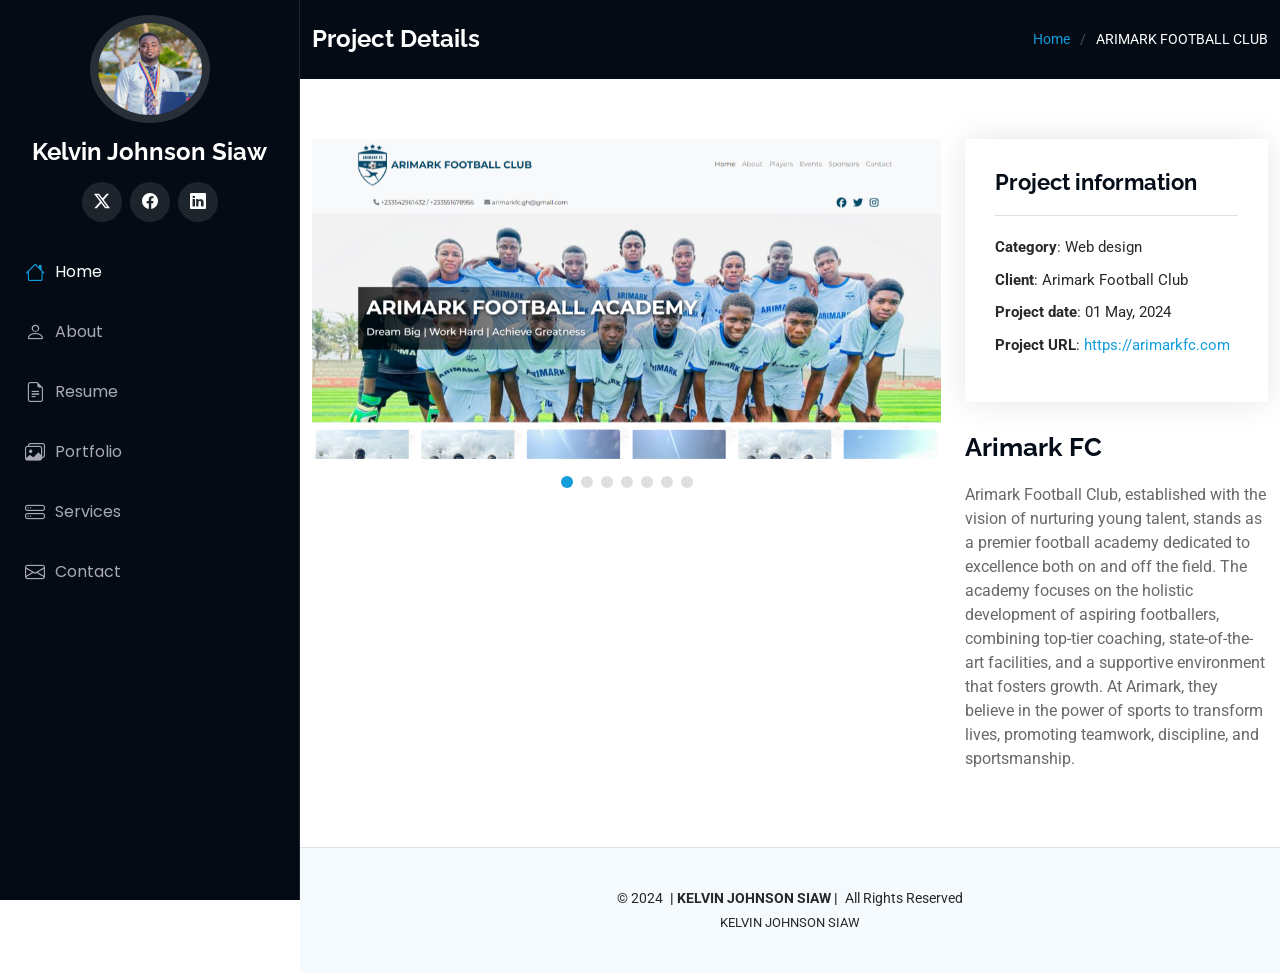
<file: portfolio-details.html>
<!DOCTYPE html>
<html lang="en">

<head>
  <meta charset="utf-8">
  <meta content="width=device-width, initial-scale=1.0" name="viewport">
  <title>Portfolio Details - iPortfolio Bootstrap Template</title>
  <meta content="" name="description">
  <meta content="" name="keywords">

  <!-- Favicons -->
  <link href="assets/img/favicon.png" rel="icon">
  <link href="assets/img/apple-touch-icon.png" rel="apple-touch-icon">

  <!-- Fonts -->
  <link href="https://fonts.googleapis.com" rel="preconnect">
  <link href="https://fonts.gstatic.com" rel="preconnect" crossorigin>
  <link href="https://fonts.googleapis.com/css2?family=Roboto:ital,wght@0,100;0,300;0,400;0,500;0,700;0,900;1,100;1,300;1,400;1,500;1,700;1,900&family=Poppins:ital,wght@0,100;0,200;0,300;0,400;0,500;0,600;0,700;0,800;0,900;1,100;1,200;1,300;1,400;1,500;1,600;1,700;1,800;1,900&family=Raleway:ital,wght@0,100;0,200;0,300;0,400;0,500;0,600;0,700;0,800;0,900;1,100;1,200;1,300;1,400;1,500;1,600;1,700;1,800;1,900&display=swap" rel="stylesheet">

  <!-- Vendor CSS Files -->
  <link href="assets/vendor/bootstrap/css/bootstrap.min.css" rel="stylesheet">
  <link href="assets/vendor/bootstrap-icons/bootstrap-icons.css" rel="stylesheet">
  <link href="assets/vendor/aos/aos.css" rel="stylesheet">
  <link href="assets/vendor/glightbox/css/glightbox.min.css" rel="stylesheet">
  <link href="assets/vendor/swiper/swiper-bundle.min.css" rel="stylesheet">

  <!-- Main CSS File -->
  <link href="assets/css/main.css" rel="stylesheet">

</head>

<body class="portfolio-details-page">

  <header id="header" class="header dark-background d-flex flex-column">
    <i class="header-toggle d-xl-none bi bi-list"></i>

    <div class="profile-img">
      <img src="assets/img/me.jpg" alt="" class="img-fluid rounded-circle">
    </div>

    <a href="index.html" class="logo d-flex align-items-center justify-content-center">
      <!-- Uncomment the line below if you also wish to use an image logo -->
      <!-- <img src="assets/img/logo.png" alt=""> -->
      <h1 class="sitename">Kelvin Johnson Siaw</h1>
    </a>

    <div class="social-links text-center">
      <a href="https://x.com/crata02" class="twitter"><i class="bi bi-twitter-x"></i></a>
      <a href="https://web.facebook.com/kelvin.siaw.98" class="facebook"><i class="bi bi-facebook"></i></a>
      <!-- <a href="#" class="instagram"><i class="bi bi-instagram"></i></a> -->
      <a href="https://www.linkedin.com/in/kelvin-j-siaw-a6835620b/" class="linkedin"><i class="bi bi-linkedin"></i></a>
    </div>

    <nav id="navmenu" class="navmenu">
      <ul>
        <li><a href="index.html#hero" class="active"><i class="bi bi-house navicon"></i>Home</a></li>
        <li><a href="index.html#about"><i class="bi bi-person navicon"></i> About</a></li>
        <li><a href="index.html#resume"><i class="bi bi-file-earmark-text navicon"></i> Resume</a></li>
        <li><a href="index.html#portfolio"><i class="bi bi-images navicon"></i> Portfolio</a></li>
        <li><a href="index.html#services"><i class="bi bi-hdd-stack navicon"></i> Services</a></li>
        <!-- <li class="dropdown"><a href="#"><i class="bi bi-menu-button navicon"></i> <span>Dropdown</span> <i class="bi bi-chevron-down toggle-dropdown"></i></a>
          <ul>
            <li><a href="#">Dropdown 1</a></li>
            <li class="dropdown"><a href="#"><span>Deep Dropdown</span> <i class="bi bi-chevron-down toggle-dropdown"></i></a>
              <ul>
                <li><a href="#">Deep Dropdown 1</a></li>
                <li><a href="#">Deep Dropdown 2</a></li>
                <li><a href="#">Deep Dropdown 3</a></li>
                <li><a href="#">Deep Dropdown 4</a></li>
                <li><a href="#">Deep Dropdown 5</a></li>
              </ul>
            </li>
            <li><a href="#">Dropdown 2</a></li>
            <li><a href="#">Dropdown 3</a></li>
            <li><a href="#">Dropdown 4</a></li>
          </ul>
        </li> -->
        <li><a href="index.html#contact"><i class="bi bi-envelope navicon"></i> Contact</a></li>
      </ul>
    </nav>

  </header>


  <main class="main">

    <!-- Page Title -->
    <div class="page-title dark-background">
      <div class="container d-lg-flex justify-content-between align-items-center">
        <h1 class="mb-2 mb-lg-0">Project Details</h1>
        <nav class="breadcrumbs">
          <ol>
            <li><a href="index.html">Home</a></li>
            <li class="current">ARIMARK FOOTBALL CLUB</li>
          </ol>
        </nav>
      </div>
    </div><!-- End Page Title -->

    <!-- Portfolio Details Section -->
    <section id="portfolio-details" class="portfolio-details section">

      <div class="container" data-aos="fade-up" data-aos-delay="100">

        <div class="row gy-4">

          <div class="col-lg-8">
            <div class="portfolio-details-slider swiper init-swiper">

              <script type="application/json" class="swiper-config">
                {
                  "loop": true,
                  "speed": 600,
                  "autoplay": {
                    "delay": 5000
                  },
                  "slidesPerView": "auto",
                  "pagination": {
                    "el": ".swiper-pagination",
                    "type": "bullets",
                    "clickable": true
                  }
                }
              </script>

              <div class="swiper-wrapper align-items-center">

                

                <div class="swiper-slide">
                  <img src="assets/img/portfolio/home1.PNG" alt="">
                </div>

                <div class="swiper-slide">
                  <img src="assets/img/portfolio/home2.PNG" alt="">
                </div>

                <div class="swiper-slide">
                  <img src="assets/img/portfolio/home3.PNG" alt="">
                </div>
                <div class="swiper-slide">
                  <img src="assets/img/portfolio/home4.PNG" alt="">
                </div>
                <div class="swiper-slide">
                  <img src="assets/img/portfolio/home5.PNG" alt="">
                </div>
                <div class="swiper-slide">
                  <img src="assets/img/portfolio/home6.PNG" alt="">
                </div>
                <div class="swiper-slide">
                  <img src="assets/img/portfolio/home7.PNG" alt="">
                </div>

              </div>
              <div class="swiper-pagination"></div>
            </div>
          </div>

          <div class="col-lg-4">
            <div class="portfolio-info" data-aos="fade-up" data-aos-delay="200">
              <h3>Project information</h3>
              <ul>
                <li><strong>Category</strong>: Web design</li>
                <li><strong>Client</strong>: Arimark Football Club</li>
                <li><strong>Project date</strong>: 01 May, 2024</li>
                <li><strong>Project URL</strong>: <a href="https://arimarkfc.com/">https://arimarkfc.com</a></li>
              </ul>
            </div>
            <div class="portfolio-description" data-aos="fade-up" data-aos-delay="300">
              <h2>Arimark FC</h2>
              <p>
                Arimark Football Club, established with the vision of nurturing young talent, stands as a premier football academy dedicated to excellence both on and off the field. The academy focuses on the holistic development of aspiring footballers, combining top-tier coaching, state-of-the-art facilities, and a supportive environment that fosters growth. At Arimark, they believe in the power of sports to transform lives, promoting teamwork, discipline, and sportsmanship.
              </p>
            </div>
          </div>

        </div>

      </div>

    </section><!-- /Portfolio Details Section -->

  </main>

  <footer id="footer" class="footer position-relative light-background">

    <div class="container">
      <div class="copyright text-center ">
        <p>© <span>2024</span> <strong class="px-1 sitename">| KELVIN JOHNSON SIAW | </strong> <span>All Rights Reserved</span></p>
      </div>
      <div class="credits">
       KELVIN JOHNSON SIAW
      </div>
    </div>

  </footer>

  <!-- Scroll Top -->
  <a href="#" id="scroll-top" class="scroll-top d-flex align-items-center justify-content-center"><i class="bi bi-arrow-up-short"></i></a>

  <!-- Preloader -->
  <div id="preloader"></div>

  <!-- Vendor JS Files -->
  <script src="assets/vendor/bootstrap/js/bootstrap.bundle.min.js"></script>
  <script src="assets/vendor/php-email-form/validate.js"></script>
  <script src="assets/vendor/aos/aos.js"></script>
  <script src="assets/vendor/typed.js/typed.umd.js"></script>
  <script src="assets/vendor/purecounter/purecounter_vanilla.js"></script>
  <script src="assets/vendor/waypoints/noframework.waypoints.js"></script>
  <script src="assets/vendor/glightbox/js/glightbox.min.js"></script>
  <script src="assets/vendor/imagesloaded/imagesloaded.pkgd.min.js"></script>
  <script src="assets/vendor/isotope-layout/isotope.pkgd.min.js"></script>
  <script src="assets/vendor/swiper/swiper-bundle.min.js"></script>

  <!-- Main JS File -->
  <script src="assets/js/main.js"></script>

</body>

</html>
</file>
<file: assets/css/main.css>
/*--------------------------------------------------------------
# Font & Color Variables
# Help: https://bootstrapmade.com/color-system/
--------------------------------------------------------------*/
/* Fonts */
:root {
  --default-font: "Roboto",  system-ui, -apple-system, "Segoe UI", Roboto, "Helvetica Neue", Arial, "Noto Sans", "Liberation Sans", sans-serif, "Apple Color Emoji", "Segoe UI Emoji", "Segoe UI Symbol", "Noto Color Emoji";
  --heading-font: "Raleway",  sans-serif;
  --nav-font: "Poppins",  sans-serif;
}

/* Global Colors - The following color variables are used throughout the website. Updating them here will change the color scheme of the entire website */
:root { 
  --background-color: #ffffff; /* Background color for the entire website, including individual sections */
  --default-color: #272829; /* Default color used for the majority of the text content across the entire website */
  --heading-color: #050d18; /* Color for headings, subheadings and title throughout the website */
  --accent-color: #149ddd; /* Accent color that represents your brand on the website. It's used for buttons, links, and other elements that need to stand out */
  --surface-color: #ffffff; /* The surface color is used as a background of boxed elements within sections, such as cards, icon boxes, or other elements that require a visual separation from the global background. */
  --contrast-color: #ffffff; /* Contrast color for text, ensuring readability against backgrounds of accent, heading, or default colors. */
}

/* Nav Menu Colors - The following color variables are used specifically for the navigation menu. They are separate from the global colors to allow for more customization options */
:root {
  --nav-color: #a8a9b4;  /* The default color of the main navmenu links */
  --nav-hover-color: #ffffff; /* Applied to main navmenu links when they are hovered over or active */
  --nav-mobile-background-color: #040b14; /* Used as the background color for mobile navigation menu */
  --nav-dropdown-background-color: #040b14; /* Used as the background color for dropdown items that appear when hovering over primary navigation items */
  --nav-dropdown-color: #a8a9b4; /* Used for navigation links of the dropdown items in the navigation menu. */
  --nav-dropdown-hover-color: #ffffff; /* Similar to --nav-hover-color, this color is applied to dropdown navigation links when they are hovered over. */
}

/* Color Presets - These classes override global colors when applied to any section or element, providing reuse of the sam color scheme. */

.light-background {
  --background-color: #f4fafd;
  --surface-color: #ffffff;
}

.dark-background {
  --background-color: #040b14;
  --default-color: #ffffff;
  --heading-color: #ffffff;
  --surface-color: #151f2b;
  --contrast-color: #ffffff;
}

/* Smooth scroll */
:root {
  scroll-behavior: smooth;
}

/*--------------------------------------------------------------
# General Styling & Shared Classes
--------------------------------------------------------------*/
body {
  color: var(--default-color);
  background-color: var(--background-color);
  font-family: var(--default-font);
}

a {
  color: var(--accent-color);
  text-decoration: none;
  transition: 0.3s;
}

a:hover {
  color: color-mix(in srgb, var(--accent-color), transparent 25%);
  text-decoration: none;
}

h1,
h2,
h3,
h4,
h5,
h6 {
  color: var(--heading-color);
  font-family: var(--heading-font);
}

/* PHP Email Form Messages
------------------------------*/
.php-email-form .error-message {
  display: none;
  background: #df1529;
  color: #ffffff;
  text-align: left;
  padding: 15px;
  margin-bottom: 24px;
  font-weight: 600;
}

.php-email-form .sent-message {
  display: none;
  color: #ffffff;
  background: #059652;
  text-align: center;
  padding: 15px;
  margin-bottom: 24px;
  font-weight: 600;
}

.php-email-form .loading {
  display: none;
  background: var(--surface-color);
  text-align: center;
  padding: 15px;
  margin-bottom: 24px;
}

.php-email-form .loading:before {
  content: "";
  display: inline-block;
  border-radius: 50%;
  width: 24px;
  height: 24px;
  margin: 0 10px -6px 0;
  border: 3px solid var(--accent-color);
  border-top-color: var(--surface-color);
  animation: php-email-form-loading 1s linear infinite;
}

@keyframes php-email-form-loading {
  0% {
    transform: rotate(0deg);
  }

  100% {
    transform: rotate(360deg);
  }
}

/*--------------------------------------------------------------
# Global Header
--------------------------------------------------------------*/
.header {
  color: var(--default-color);
  background-color: var(--background-color);
  position: fixed;
  top: 0;
  left: 0;
  bottom: 0;
  padding: 0 15px;
  width: 300px;
  transition: all ease-in-out 0.3s;
  overflow-y: auto;
  z-index: 997;
  border-right: 1px solid color-mix(in srgb, var(--default-color), transparent 90%);
}

.header .profile-img img {
  margin: 15px auto;
  display: block;
  width: 120px;
  border: 8px solid color-mix(in srgb, var(--default-color), transparent 85%);
}

.header .logo {
  line-height: 1;
  margin-bottom: 15px;
}

.header .logo img {
  max-height: 32px;
  margin-right: 8px;
}

.header .logo h1 {
  font-size: 24px;
  margin: 0;
  font-weight: 700;
  color: var(--heading-color);
}

.header .social-links {
  margin: 0 0 20px 0;
}

.header .social-links a {
  font-size: 16px;
  display: inline-flex;
  align-items: center;
  justify-content: center;
  background: color-mix(in srgb, var(--default-color), transparent 90%);
  color: var(--default-color);
  margin: 0 2px;
  border-radius: 50%;
  text-align: center;
  width: 40px;
  height: 40px;
  transition: 0.3s;
}

.header .social-links a:hover {
  color: var(--contrast-color);
  background: var(--accent-color);
}

@media (min-width: 1200px) {

  .header~main,
  .header~#footer {
    margin-left: 300px;
  }
}

@media (max-width: 1199px) {
  .header {
    left: -100%;
  }
}

.header.header-show {
  left: 0;
}

.header .header-toggle {
  color: var(--contrast-color);
  background-color: var(--accent-color);
  font-size: 22px;
  display: flex;
  align-items: center;
  justify-content: center;
  width: 40px;
  height: 40px;
  border-radius: 50%;
  cursor: pointer;
  position: fixed;
  top: 15px;
  right: 15px;
  z-index: 9999;
  transition: background-color 0.3s;
}

.header .header-toggle:hover {
  color: var(--contrast-color);
  background-color: color-mix(in srgb, var(--accent-color) 90%, white 15%);
}

/*--------------------------------------------------------------
# Navigation Menu
--------------------------------------------------------------*/
.mobile-nav-toggle {
  display: none;
}

.navmenu {
  padding: 0;
  z-index: 9997;
}

.navmenu ul {
  list-style: none;
  padding: 0 0 20px 0;
  margin: 0;
}

.navmenu a,
.navmenu a:focus {
  color: var(--nav-color);
  padding: 15px 10px;
  font-family: var(--nav-font);
  font-size: 16px;
  font-weight: 400;
  display: flex;
  align-items: center;
  white-space: nowrap;
  transition: 0.3s;
  width: 100%;
}

.navmenu a .navicon,
.navmenu a:focus .navicon {
  font-size: 20px;
  margin-right: 10px;
}

.navmenu a .toggle-dropdown,
.navmenu a:focus .toggle-dropdown {
  font-size: 12px;
  line-height: 0;
  margin-left: auto;
  width: 30px;
  height: 30px;
  display: flex;
  align-items: center;
  justify-content: center;
  border-radius: 50%;
  transition: 0.3s;
  flex-shrink: 0;
  background-color: color-mix(in srgb, var(--accent-color), transparent 90%);
}

.navmenu a .toggle-dropdown:hover,
.navmenu a:focus .toggle-dropdown:hover {
  background-color: var(--accent-color);
  color: var(--contrast-color);
}

.navmenu a:hover,
.navmenu .active,
.navmenu .active:focus {
  color: var(--nav-hover-color);
}

.navmenu a:hover .navicon,
.navmenu .active .navicon,
.navmenu .active:focus .navicon {
  color: var(--accent-color);
}

.navmenu .active .toggle-dropdown,
.navmenu .active:focus .toggle-dropdown {
  background-color: var(--accent-color);
  color: var(--contrast-color);
  transform: rotate(180deg);
}

.navmenu .dropdown {
  display: block;
}

.navmenu .dropdown a,
.navmenu .dropdown a:focus {
  color: --nav-dropdown-color;
}

.navmenu .dropdown a:hover,
.navmenu .dropdown .active,
.navmenu .dropdown .active:focus {
  color: var(--nav-dropdown-hover-color);
}

.navmenu .dropdown ul {
  position: static;
  display: none;
  z-index: 99;
  padding: 5px 10px;
  margin: 5px 10px;
  background-color: var(--nav-dropdown-background-color);
  border: 1px solid color-mix(in srgb, var(--default-color), transparent 90%);
  box-shadow: none;
  transition: all 0.5s ease-in-out;
}

.navmenu .dropdown ul ul {
  background-color: rgba(33, 37, 41, 0.1);
}

.navmenu .dropdown>.dropdown-active {
  display: block;
  background-color: rgba(33, 37, 41, 0.03);
}

/*--------------------------------------------------------------
# Global Footer
--------------------------------------------------------------*/
.footer {
  color: var(--default-color);
  background-color: var(--background-color);
  font-size: 14px;
  padding: 40px 0;
  position: relative;
  border-top: 1px solid color-mix(in srgb, var(--default-color), transparent 90%);
}

.footer .copyright p {
  margin-bottom: 0;
}

.footer .credits {
  margin-top: 4px;
  font-size: 13px;
  text-align: center;
}

/*--------------------------------------------------------------
# Preloader
--------------------------------------------------------------*/
#preloader {
  position: fixed;
  inset: 0;
  z-index: 999999;
  overflow: hidden;
  background: var(--background-color);
  transition: all 0.6s ease-out;
}

#preloader:before {
  content: "";
  position: fixed;
  top: calc(50% - 30px);
  left: calc(50% - 30px);
  border: 6px solid #ffffff;
  border-color: var(--accent-color) transparent var(--accent-color) transparent;
  border-radius: 50%;
  width: 60px;
  height: 60px;
  animation: animate-preloader 1.5s linear infinite;
}

@keyframes animate-preloader {
  0% {
    transform: rotate(0deg);
  }

  100% {
    transform: rotate(360deg);
  }
}

/*--------------------------------------------------------------
# Scroll Top Button
--------------------------------------------------------------*/
.scroll-top {
  position: fixed;
  visibility: hidden;
  opacity: 0;
  right: 15px;
  bottom: -15px;
  z-index: 99999;
  background-color: var(--accent-color);
  width: 44px;
  height: 44px;
  border-radius: 50px;
  transition: all 0.4s;
}

.scroll-top i {
  font-size: 24px;
  color: var(--contrast-color);
  line-height: 0;
}

.scroll-top:hover {
  background-color: color-mix(in srgb, var(--accent-color), transparent 20%);
  color: var(--contrast-color);
}

.scroll-top.active {
  visibility: visible;
  opacity: 1;
  bottom: 15px;
}

/*--------------------------------------------------------------
# Disable aos animation delay on mobile devices
--------------------------------------------------------------*/
@media screen and (max-width: 768px) {
  [data-aos-delay] {
    transition-delay: 0 !important;
  }
}

/*--------------------------------------------------------------
# Global Page Titles & Breadcrumbs
--------------------------------------------------------------*/
.page-title {
  color: var(--default-color);
  background-color: var(--background-color);
  padding: 25px 0;
  position: relative;
}

.page-title h1 {
  font-size: 24px;
  font-weight: 700;
}

.page-title .breadcrumbs ol {
  display: flex;
  flex-wrap: wrap;
  list-style: none;
  padding: 0;
  margin: 0;
  font-size: 14px;
  font-weight: 400;
}

.page-title .breadcrumbs ol li+li {
  padding-left: 10px;
}

.page-title .breadcrumbs ol li+li::before {
  content: "/";
  display: inline-block;
  padding-right: 10px;
  color: color-mix(in srgb, var(--default-color), transparent 70%);
}

/*--------------------------------------------------------------
# Global Sections
--------------------------------------------------------------*/
section,
.section {
  color: var(--default-color);
  background-color: var(--background-color);
  padding: 60px 0;
  overflow: clip;
}

/*--------------------------------------------------------------
# Global Section Titles
--------------------------------------------------------------*/
.section-title {
  padding-bottom: 60px;
  position: relative;
}

.section-title h2 {
  font-size: 32px;
  font-weight: 700;
  margin-bottom: 20px;
  padding-bottom: 20px;
  position: relative;
}

.section-title h2:after {
  content: "";
  position: absolute;
  display: block;
  width: 50px;
  height: 3px;
  background: var(--accent-color);
  left: 0;
  bottom: 0;
}

.section-title p {
  margin-bottom: 0;
}

/*--------------------------------------------------------------
# Hero Section
--------------------------------------------------------------*/
.hero {
  width: 100%;
  min-height: 100vh;
  position: relative;
  padding: 80px 0;
  display: flex;
  align-items: center;
  justify-content: center;
}

.hero img {
  position: absolute;
  inset: 0;
  display: block;
  width: 100%;
  height: 100%;
  object-fit: cover;
  z-index: 1;
}

.hero:before {
  content: "";
  background: color-mix(in srgb, var(--background-color), transparent 70%);
  position: absolute;
  inset: 0;
  z-index: 2;
}

.hero .container {
  position: relative;
  z-index: 3;
}

.hero h2 {
  margin: 0;
  font-size: 64px;
  font-weight: 700;
}

.hero p {
  margin: 5px 0 0 0;
  font-size: 26px;
}

.hero p span {
  letter-spacing: 1px;
  border-bottom: 2px solid var(--accent-color);
}

.hero .social-links {
  margin-top: 25px;
}

.hero .social-links a {
  font-size: 24px;
  display: inline-block;
  color: color-mix(in srgb, var(--default-color), transparent 50%);
  line-height: 1;
  margin-right: 20px;
  transition: 0.3s;
}

.hero .social-links a:hover {
  color: var(--accent-color);
}

@media (max-width: 768px) {
  .hero h2 {
    font-size: 32px;
  }

  .hero p {
    font-size: 20px;
  }
}

/*--------------------------------------------------------------
# About Section
--------------------------------------------------------------*/
.about .content h2 {
  font-weight: 700;
  font-size: 24px;
}

.about .content ul {
  list-style: none;
  padding: 0;
}

.about .content ul li {
  margin-bottom: 20px;
  display: flex;
  align-items: center;
}

.about .content ul strong {
  margin-right: 10px;
}

.about .content ul i {
  font-size: 16px;
  margin-right: 5px;
  color: var(--accent-color);
  line-height: 0;
}

/*--------------------------------------------------------------
# Stats Section
--------------------------------------------------------------*/
.stats .stats-item {
  padding: 30px;
  width: 100%;
}

.stats .stats-item i {
  color: var(--accent-color);
  display: block;
  font-size: 44px;
  float: left;
  line-height: 0;
}

.stats .stats-item .purecounter {
  color: var(--heading-color);
  font-size: 48px;
  line-height: 40px;
  display: block;
  font-weight: 700;
  margin-left: 60px;
}

.stats .stats-item p {
  color: color-mix(in srgb, var(--default-color), transparent 40%);
  padding: 15px 0 0 0;
  margin: 0 0 0 60px;
  font-family: var(--heading-font);
  font-size: 14px;
}

/*--------------------------------------------------------------
# Skills Section
--------------------------------------------------------------*/
.skills .progress {
  height: 60px;
  display: block;
  background: none;
  border-radius: 0;
}

.skills .progress .skill {
  color: var(--heading-color);
  padding: 0;
  margin: 0 0 6px 0;
  text-transform: uppercase;
  display: block;
  font-weight: 600;
  font-family: var(--heading-font);
}

.skills .progress .skill .val {
  float: right;
  font-style: normal;
}

.skills .progress-bar-wrap {
  background: color-mix(in srgb, var(--default-color), transparent 90%);
  height: 10px;
}

.skills .progress-bar {
  width: 1px;
  height: 10px;
  transition: 0.9s;
  background-color: var(--accent-color);
}

/*--------------------------------------------------------------
# Resume Section
--------------------------------------------------------------*/
.resume .resume-title {
  color: var(--heading-color);
  font-size: 26px;
  font-weight: 700;
  margin-top: 20px;
  margin-bottom: 20px;
}

.resume .resume-item {
  padding: 0 0 20px 20px;
  margin-top: -2px;
  border-left: 2px solid var(--accent-color);
  position: relative;
}

.resume .resume-item h4 {
  line-height: 18px;
  font-size: 18px;
  font-weight: 600;
  text-transform: uppercase;
  color: color-mix(in srgb, var(--default-color), transparent 20%);
  margin-bottom: 10px;
}

.resume .resume-item h5 {
  font-size: 16px;
  padding: 5px 15px;
  display: inline-block;
  font-weight: 600;
  margin-bottom: 10px;
}

.resume .resume-item ul {
  padding-left: 20px;
}

.resume .resume-item ul li {
  padding-bottom: 10px;
}

.resume .resume-item:last-child {
  padding-bottom: 0;
}

.resume .resume-item::before {
  content: "";
  position: absolute;
  width: 16px;
  height: 16px;
  border-radius: 50px;
  left: -9px;
  top: 0;
  background: var(--background-color);
  border: 2px solid var(--accent-color);
}

/*--------------------------------------------------------------
# Portfolio Section
--------------------------------------------------------------*/
.portfolio .portfolio-filters {
  padding: 0;
  margin: 0 auto 20px auto;
  list-style: none;
  text-align: center;
}

.portfolio .portfolio-filters li {
  cursor: pointer;
  display: inline-block;
  padding: 0;
  font-size: 14px;
  font-weight: 400;
  margin: 0 10px;
  line-height: 1;
  text-transform: uppercase;
  margin-bottom: 10px;
  transition: all 0.3s ease-in-out;
}

.portfolio .portfolio-filters li:hover,
.portfolio .portfolio-filters li.filter-active {
  color: var(--accent-color);
}

.portfolio .portfolio-filters li:first-child {
  margin-left: 0;
}

.portfolio .portfolio-filters li:last-child {
  margin-right: 0;
}

@media (max-width: 575px) {
  .portfolio .portfolio-filters li {
    font-size: 14px;
    margin: 0 5px;
  }
}

.portfolio .portfolio-content {
  position: relative;
  overflow: hidden;
}

.portfolio .portfolio-content img {
  transition: 0.3s;
}

.portfolio .portfolio-content .portfolio-info {
  opacity: 0;
  position: absolute;
  inset: 0;
  z-index: 3;
  transition: all ease-in-out 0.3s;
  background: rgba(0, 0, 0, 0.6);
  padding: 15px;
}

.portfolio .portfolio-content .portfolio-info h4 {
  font-size: 14px;
  padding: 5px 10px;
  font-weight: 400;
  color: #ffffff;
  display: inline-block;
  background-color: var(--accent-color);
}

.portfolio .portfolio-content .portfolio-info p {
  position: absolute;
  bottom: 10px;
  text-align: center;
  display: inline-block;
  left: 0;
  right: 0;
  font-size: 16px;
  font-weight: 600;
  color: rgba(255, 255, 255, 0.8);
}

.portfolio .portfolio-content .portfolio-info .preview-link,
.portfolio .portfolio-content .portfolio-info .details-link {
  position: absolute;
  left: calc(50% - 40px);
  font-size: 26px;
  top: calc(50% - 14px);
  color: #fff;
  transition: 0.3s;
  line-height: 1.2;
}

.portfolio .portfolio-content .portfolio-info .preview-link:hover,
.portfolio .portfolio-content .portfolio-info .details-link:hover {
  color: var(--accent-color);
}

.portfolio .portfolio-content .portfolio-info .details-link {
  left: 50%;
  font-size: 34px;
  line-height: 0;
}

.portfolio .portfolio-content:hover .portfolio-info {
  opacity: 1;
}

.portfolio .portfolio-content:hover img {
  transform: scale(1.1);
}

/*--------------------------------------------------------------
# Services Section
--------------------------------------------------------------*/
.services .service-item {
  position: relative;
}

.services .service-item .icon {
  background: var(--accent-color);
  display: flex;
  align-items: center;
  justify-content: center;
  width: 54px;
  height: 54px;
  border-radius: 50%;
  transition: 0.5s;
  border: 1px solid var(--accent-color);
  margin-right: 20px;
}

.services .service-item .icon i {
  color: var(--contrast-color);
  font-size: 24px;
  line-height: 0;
}

.services .service-item:hover .icon {
  background: var(--surface-color);
}

.services .service-item:hover .icon i {
  color: var(--accent-color);
}

.services .service-item .title {
  font-weight: 700;
  margin-bottom: 15px;
  font-size: 18px;
}

.services .service-item .title a {
  color: var(--heading-color);
}

.services .service-item .title a:hover {
  color: var(--accent-color);
}

.services .service-item .description {
  line-height: 24px;
  font-size: 14px;
}

/*--------------------------------------------------------------
# Testimonials Section
--------------------------------------------------------------*/
.testimonials .testimonials-carousel,
.testimonials .testimonials-slider {
  overflow: hidden;
}

.testimonials .testimonial-item {
  box-sizing: content-box;
  text-align: center;
  min-height: 320px;
}

.testimonials .testimonial-item .testimonial-img {
  width: 90px;
  border-radius: 50%;
  margin: 0 auto;
}

.testimonials .testimonial-item h3 {
  font-size: 18px;
  font-weight: bold;
  margin: 10px 0 5px 0;
}

.testimonials .testimonial-item h4 {
  font-size: 14px;
  color: color-mix(in srgb, var(--default-color), transparent 20%);
  margin: 0;
}

.testimonials .testimonial-item .quote-icon-left,
.testimonials .testimonial-item .quote-icon-right {
  color: color-mix(in srgb, var(--accent-color), transparent 40%);
  font-size: 26px;
  line-height: 0;
}

.testimonials .testimonial-item .quote-icon-left {
  display: inline-block;
  left: -5px;
  position: relative;
}

.testimonials .testimonial-item .quote-icon-right {
  display: inline-block;
  right: -5px;
  position: relative;
  top: 10px;
  transform: scale(-1, -1);
}

.testimonials .testimonial-item p {
  font-style: italic;
  margin: 0 15px 15px 15px;
  padding: 20px;
  background-color: var(--surface-color);
  position: relative;
  margin-bottom: 35px;
  border-radius: 6px;
  box-shadow: 0px 2px 15px rgba(0, 0, 0, 0.1);
}

.testimonials .testimonial-item p::after {
  content: "";
  width: 0;
  height: 0;
  border-top: 20px solid var(--surface-color);
  border-right: 20px solid transparent;
  border-left: 20px solid transparent;
  position: absolute;
  bottom: -20px;
  left: calc(50% - 20px);
}

.testimonials .swiper-wrapper {
  height: auto;
}

.testimonials .swiper-pagination {
  margin-top: 40px;
  position: relative;
}

.testimonials .swiper-pagination .swiper-pagination-bullet {
  width: 12px;
  height: 12px;
  background-color: var(--background-color);
  opacity: 1;
  border: 1px solid var(--accent-color);
}

.testimonials .swiper-pagination .swiper-pagination-bullet-active {
  background-color: var(--accent-color);
}

/*--------------------------------------------------------------
# Contact Section
--------------------------------------------------------------*/
.contact .info-wrap {
  background-color: var(--surface-color);
  box-shadow: 0px 0px 20px rgba(0, 0, 0, 0.1);
  padding: 30px;
}

@media (max-width: 575px) {
  .contact .info-wrap {
    padding: 20px;
  }
}

.contact .info-item {
  margin-bottom: 40px;
}

.contact .info-item i {
  font-size: 20px;
  color: var(--accent-color);
  background: color-mix(in srgb, var(--accent-color), transparent 92%);
  width: 44px;
  height: 44px;
  display: flex;
  justify-content: center;
  align-items: center;
  border-radius: 50px;
  transition: all 0.3s ease-in-out;
  margin-right: 15px;
}

.contact .info-item h3 {
  padding: 0;
  font-size: 18px;
  font-weight: 700;
  margin-bottom: 5px;
}

.contact .info-item p {
  padding: 0;
  margin-bottom: 0;
  font-size: 14px;
}

.contact .info-item:hover i {
  background: var(--accent-color);
  color: var(--contrast-color);
}

.contact .php-email-form {
  background-color: var(--surface-color);
  height: 100%;
  padding: 30px;
  box-shadow: 0px 0px 20px rgba(0, 0, 0, 0.1);
}

@media (max-width: 575px) {
  .contact .php-email-form {
    padding: 20px;
  }
}

.contact .php-email-form input[type=text],
.contact .php-email-form input[type=email],
.contact .php-email-form textarea {
  font-size: 14px;
  padding: 10px 15px;
  box-shadow: none;
  border-radius: 0;
  color: var(--default-color);
  background-color: var(--surface-color);
  border-color: color-mix(in srgb, var(--default-color), transparent 80%);
}

.contact .php-email-form input[type=text]:focus,
.contact .php-email-form input[type=email]:focus,
.contact .php-email-form textarea:focus {
  border-color: var(--accent-color);
}

.contact .php-email-form input[type=text]::placeholder,
.contact .php-email-form input[type=email]::placeholder,
.contact .php-email-form textarea::placeholder {
  color: color-mix(in srgb, var(--default-color), transparent 70%);
}

.contact .php-email-form button[type=submit] {
  color: var(--contrast-color);
  background: var(--accent-color);
  border: 0;
  padding: 10px 30px;
  transition: 0.4s;
  border-radius: 50px;
}

.contact .php-email-form button[type=submit]:hover {
  background: color-mix(in srgb, var(--accent-color), transparent 25%);
}

/*--------------------------------------------------------------
# Portfolio Details Section
--------------------------------------------------------------*/
.portfolio-details .portfolio-details-slider img {
  width: 100%;
}

.portfolio-details .portfolio-details-slider .swiper-pagination {
  margin-top: 20px;
  position: relative;
}

.portfolio-details .portfolio-details-slider .swiper-pagination .swiper-pagination-bullet {
  width: 12px;
  height: 12px;
  background-color: color-mix(in srgb, var(--default-color), transparent 85%);
  opacity: 1;
}

.portfolio-details .portfolio-details-slider .swiper-pagination .swiper-pagination-bullet-active {
  background-color: var(--accent-color);
}

.portfolio-details .portfolio-info {
  padding: 30px;
  box-shadow: 0px 0 30px rgba(0, 0, 0, 0.1);
}

.portfolio-details .portfolio-info h3 {
  font-size: 22px;
  font-weight: 700;
  margin-bottom: 20px;
  padding-bottom: 20px;
  border-bottom: 1px solid color-mix(in srgb, var(--default-color), transparent 85%);
}

.portfolio-details .portfolio-info ul {
  list-style: none;
  padding: 0;
  font-size: 15px;
}

.portfolio-details .portfolio-info ul li+li {
  margin-top: 10px;
}

.portfolio-details .portfolio-description {
  padding-top: 30px;
}

.portfolio-details .portfolio-description h2 {
  font-size: 26px;
  font-weight: 700;
  margin-bottom: 20px;
}

.portfolio-details .portfolio-description p {
  padding: 0;
  color: color-mix(in srgb, var(--default-color), transparent 30%);
}

/*--------------------------------------------------------------
# Service Details Section
--------------------------------------------------------------*/
.service-details .services-list {
  padding: 10px 30px;
  border: 1px solid color-mix(in srgb, var(--default-color), transparent 90%);
  margin-bottom: 20px;
}

.service-details .services-list a {
  display: block;
  line-height: 1;
  padding: 8px 0 8px 15px;
  border-left: 3px solid color-mix(in srgb, var(--default-color), transparent 70%);
  margin: 20px 0;
  color: color-mix(in srgb, var(--default-color), transparent 20%);
  transition: 0.3s;
}

.service-details .services-list a.active {
  color: var(--heading-color);
  font-weight: 700;
  border-color: var(--accent-color);
}

.service-details .services-list a:hover {
  border-color: var(--accent-color);
}

.service-details .services-img {
  margin-bottom: 20px;
}

.service-details h3 {
  font-size: 26px;
  font-weight: 700;
}

.service-details h4 {
  font-size: 20px;
  font-weight: 700;
}

.service-details p {
  font-size: 15px;
}

.service-details ul {
  list-style: none;
  padding: 0;
  font-size: 15px;
}

.service-details ul li {
  padding: 5px 0;
  display: flex;
  align-items: center;
}

.service-details ul i {
  font-size: 20px;
  margin-right: 8px;
  color: var(--accent-color);
}

.contact-section{
  /* height: 100vh; */
  align-items: center;
  align-content: center;
}
.contact-card {
  box-shadow: 0 4px 8px rgba(0, 0, 0, 0.1);
  transition: transform 0.3s, box-shadow 0.3s;
  border: none;
}

.contact-card:hover {
  box-shadow: 0 8px 16px rgba(0, 0, 0, 0.2);
  transform: translateY(-4px);
  cursor: pointer;
}

.contact-title {
  font-size: 30px;
  font-weight: bold;
  margin-bottom: 0;
}

.contact-icon {
  font-size: 80px;
}
.card-text{
  margin-top: 5%;
}

.contact-section a{
  color: var(--accent-color);
}

.card-text > a{
  text-decoration: none;
  color: black;
  font-size:18px;
  font-weight: 500;
}
.download_CV{
  background-color:  var(--accent-color);
  color:white;
}
.download_CV:hover{
  background-color: white;
  color:var(--accent-color);;
}
.download_CV2{
  color:black;
  border: 1px solid var(--accent-color);
}
.download_CV2:hover{
  color:black;
  border:1px solid black;
  
}
</file>
